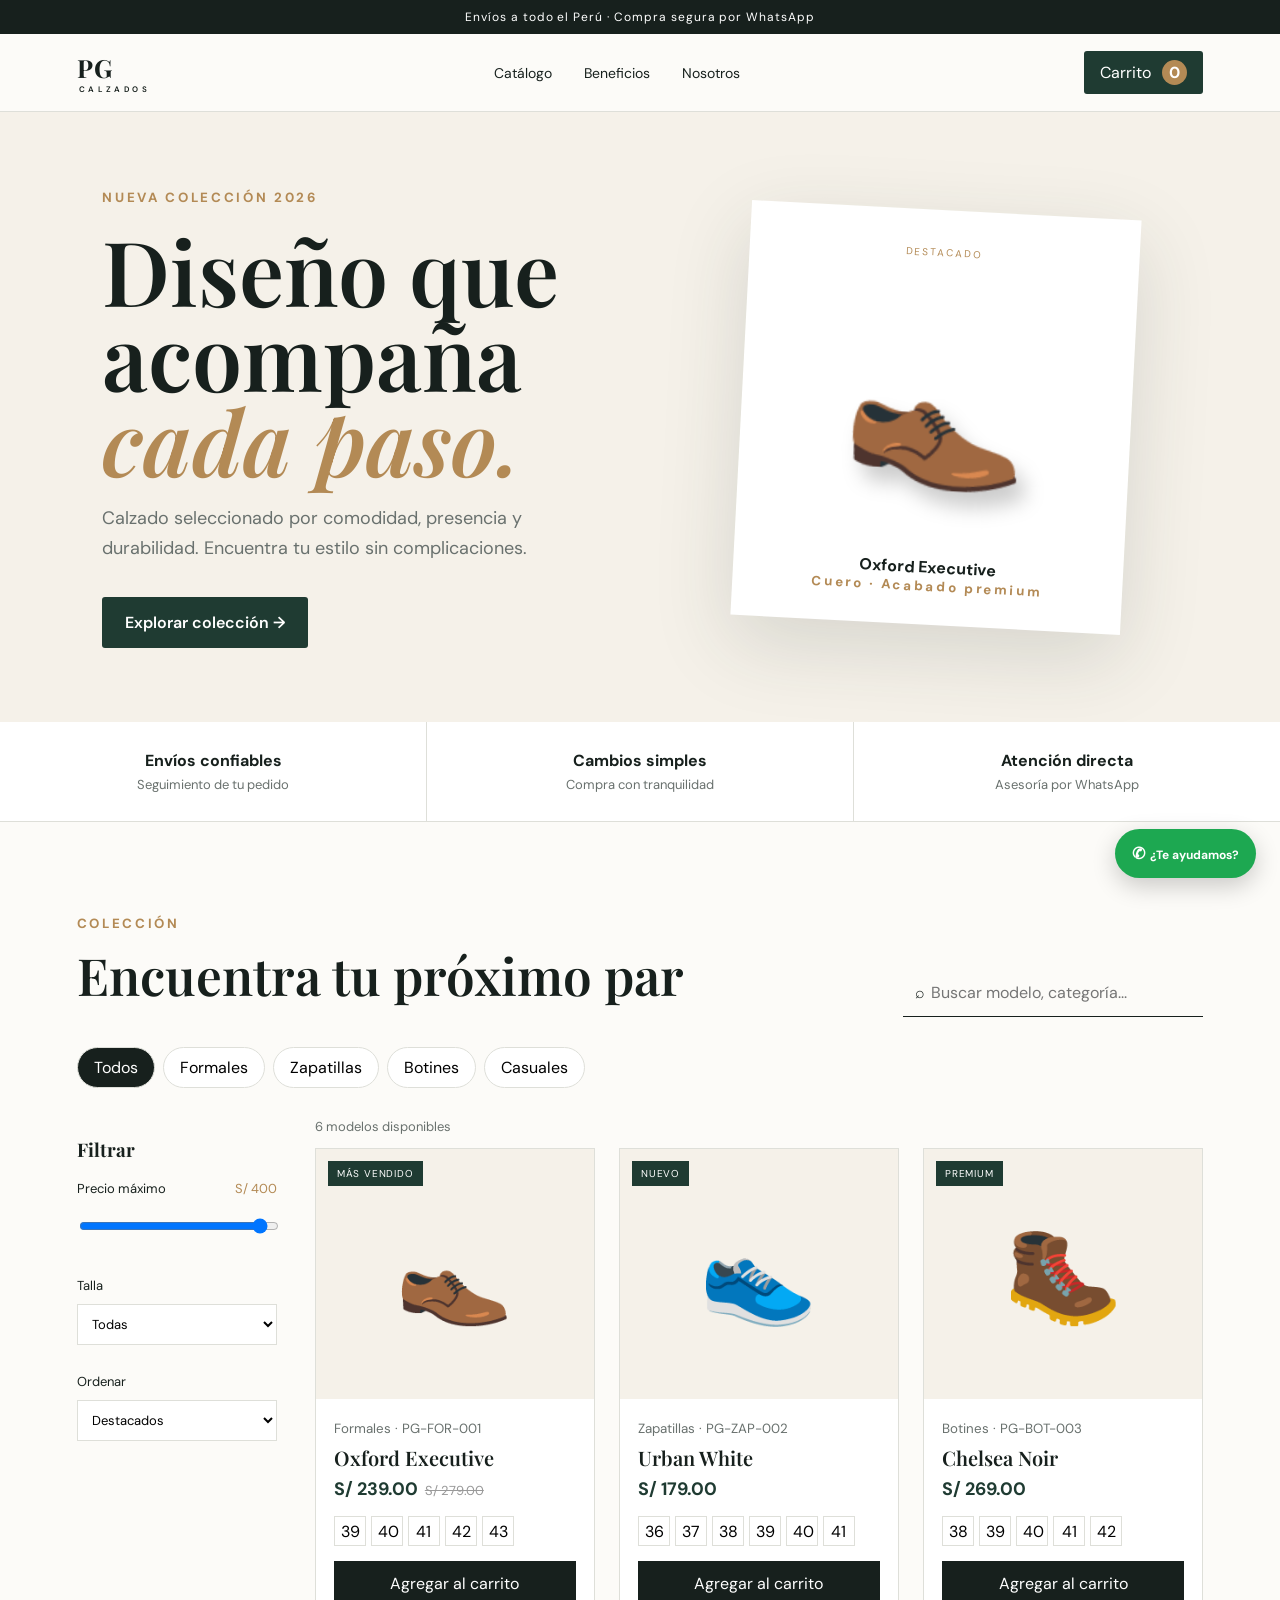
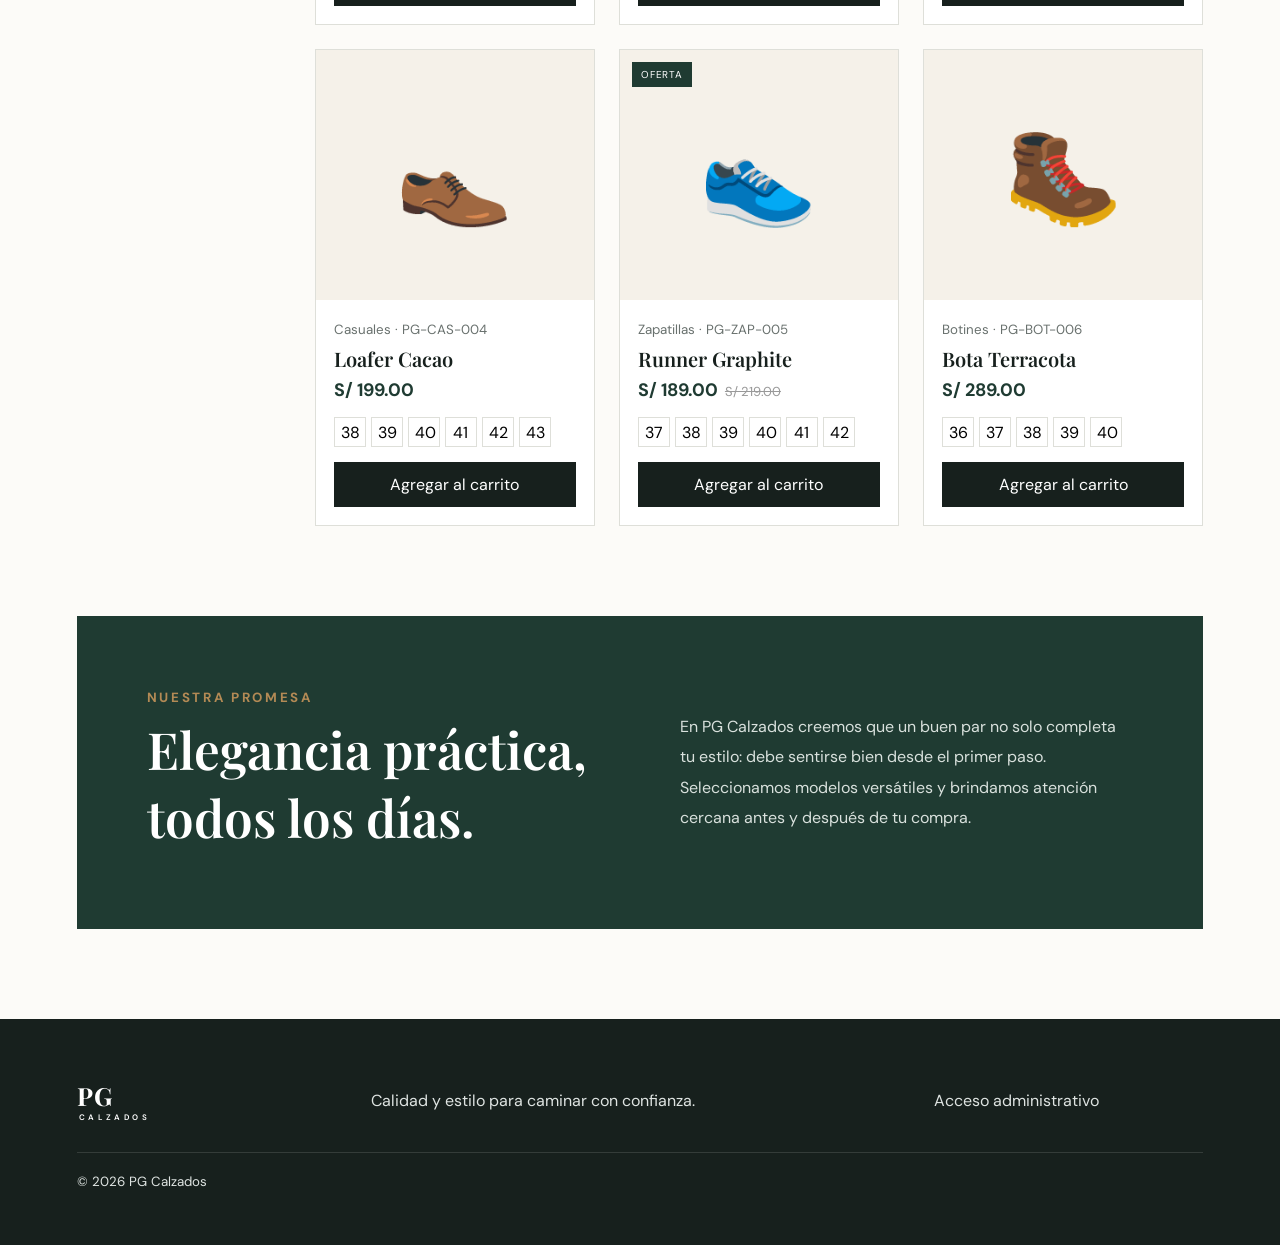
<file: index.html>
<!doctype html>
<html lang="es">
<head>
  <meta charset="UTF-8"><meta name="viewport" content="width=device-width,initial-scale=1">
  <meta name="description" content="PG Calzados — calzado contemporáneo para cada paso.">
  <title>PG Calzados | Catálogo</title>
  <link rel="preconnect" href="https://fonts.googleapis.com"><link rel="preconnect" href="https://fonts.gstatic.com" crossorigin>
  <link href="https://fonts.googleapis.com/css2?family=DM+Sans:wght@400;500;600;700&family=Playfair+Display:wght@600;700&display=swap" rel="stylesheet">
  <link rel="stylesheet" href="styles.css">
</head>
<body>
  <div class="topbar">Envíos a todo el Perú · Compra segura por WhatsApp</div>
  <header class="header"><a class="brand" href="#">PG<span>CALZADOS</span></a><nav id="mainNav"><a href="#catalogo">Catálogo</a><a href="#beneficios">Beneficios</a><a href="#nosotros">Nosotros</a></nav><div class="header-actions"><button class="menu-button" id="menuButton" aria-label="Abrir menú" aria-expanded="false" aria-controls="mainNav">☰</button><button class="cart-button" id="openCart" aria-label="Abrir carrito">Carrito <b id="cartCount">0</b></button></div></header>
  <main>
    <section class="hero"><div class="hero-copy"><small>NUEVA COLECCIÓN 2026</small><h1>Diseño que acompaña <em>cada paso.</em></h1><p>Calzado seleccionado por comodidad, presencia y durabilidad. Encuentra tu estilo sin complicaciones.</p><a class="primary" href="#catalogo">Explorar colección →</a></div><div class="hero-art"><div class="shoe-card"><span>DESTACADO</span><div class="shoe-emoji">👞</div><strong>Oxford Executive</strong><small>Cuero · Acabado premium</small></div></div></section>
    <section class="trust" id="beneficios"><div><b>Envíos confiables</b><span>Seguimiento de tu pedido</span></div><div><b>Cambios simples</b><span>Compra con tranquilidad</span></div><div><b>Atención directa</b><span>Asesoría por WhatsApp</span></div></section>
    <section class="catalog" id="catalogo"><div class="section-head"><div><small>COLECCIÓN</small><h2>Encuentra tu próximo par</h2></div><label class="search">⌕ <input id="search" placeholder="Buscar modelo, categoría..."></label></div><div class="filters" id="filters"></div><div class="catalog-layout"><aside><h3>Filtrar</h3><label>Precio máximo <output id="priceOut">S/ 400</output><input id="price" type="range" min="50" max="400" value="400"></label><label>Talla<select id="size"><option value="">Todas</option></select></label><label>Ordenar<select id="sort"><option value="featured">Destacados</option><option value="low">Menor precio</option><option value="high">Mayor precio</option><option value="name">Nombre A–Z</option></select></label></aside><div><p class="results" id="resultCount"></p><div class="product-grid" id="products"></div></div></div></section>
    <section class="story" id="nosotros"><div><small>NUESTRA PROMESA</small><h2>Elegancia práctica, todos los días.</h2></div><p>En PG Calzados creemos que un buen par no solo completa tu estilo: debe sentirse bien desde el primer paso. Seleccionamos modelos versátiles y brindamos atención cercana antes y después de tu compra.</p></section>
  </main>
  <footer><a class="brand light" href="#">PG<span>CALZADOS</span></a><p>Calidad y estilo para caminar con confianza.</p><a href="admin.html">Acceso administrativo</a><small>© 2026 PG Calzados</small></footer>
  <a class="whatsapp" id="whatsapp" target="_blank" aria-label="Contactar por WhatsApp">✆<span>¿Te ayudamos?</span></a>
  <div class="overlay" id="overlay"></div><aside class="cart-drawer" id="cart"><div class="cart-title"><div><small>TU COMPRA</small><h2>Carrito</h2></div><button id="closeCart">×</button></div><div id="cartItems" class="cart-items"></div><div class="cart-foot"><div><span>Subtotal</span><strong id="subtotal">S/ 0.00</strong></div><small>El costo de envío se coordina por WhatsApp.</small><button class="primary full" id="checkout">Pedir por WhatsApp</button><button class="link-button" id="clearCart">Vaciar carrito</button></div></aside>
  <script src="app.js"></script>
</body></html>
</file>
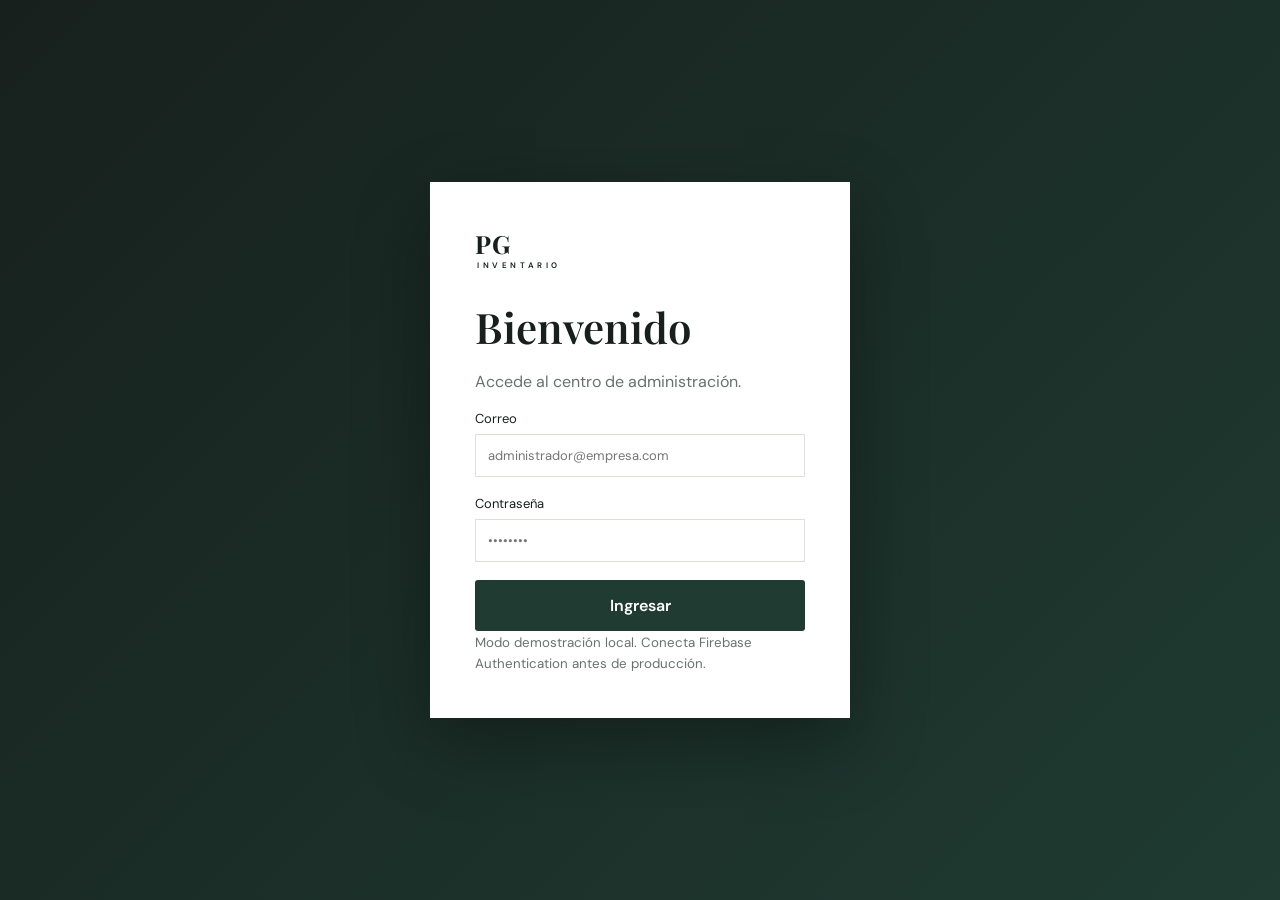
<file: admin.html>
<!doctype html>
<html lang="es">
<head>
<meta charset="UTF-8">
<meta name="viewport" content="width=device-width,initial-scale=1">
<title>PG Inventario | Administración</title>
<link href="https://fonts.googleapis.com/css2?family=DM+Sans:wght@400;500;600;700&family=Playfair+Display:wght@600&display=swap" rel="stylesheet">
<link rel="stylesheet" href="styles.css">
<link rel="stylesheet" href="admin.css">
</head>
<body class="admin-body">
<div id="login" class="login">
<form id="loginForm">
<a class="brand">PG<span>INVENTARIO</span>
</a>
<h1>Bienvenido</h1>
<p>Accede al centro de administración.</p>
<label>Correo<input type="email" required placeholder="administrador@empresa.com">
</label>
<label>Contraseña<input type="password" required placeholder="••••••••">
</label>
<button class="primary full">Ingresar</button>
<small>Modo demostración local. Conecta Firebase Authentication antes de producción.</small>
</form>
</div>
<div id="panel" class="admin-shell hidden">
<aside class="sidebar">
<a class="brand light">PG<span>INVENTARIO</span>
</a>
<nav id="adminNav">
<button class="active" data-view="dashboard">◫ Resumen</button>
<button data-view="products">▣ Productos</button>
<button data-view="movements">⇄ Movimientos</button>
<button data-view="sales">◇ Ventas</button>
<button data-view="settings">⚙ Configuración</button>
</nav>
<a href="index.html">← Ver tienda</a>
<button id="logout">Cerrar sesión</button>
</aside>
<main class="admin-main">
<header>
<div>
<small>CENTRO DE CONTROL</small>
<h1 id="viewTitle">Resumen</h1>
</div>
<button class="primary" id="newProduct">+ Nuevo producto</button>
</header>
<section id="adminContent">
</section>
</main>
</div>
<dialog id="productDialog">
<form id="productForm">
<div class="modal-head">
<h2>Producto</h2>
<button type="button" id="closeDialog">×</button>
</div>
<input type="hidden" name="id">
<div class="form-grid">
<label>Nombre<input name="name" required>
</label>
<label>SKU<input name="sku" required>
</label>
<label>Categoría<select name="category">
<option>Formales</option>
<option>Zapatillas</option>
<option>Botines</option>
<option>Casuales</option>
<option>Sandalias</option>
</select>
</label>
<label>Precio (S/)<input name="price" type="number" min="0" step=".01" required>
</label>
<label>Stock total<input name="stock" type="number" min="0" required>
</label>
<label>Tallas (separadas por coma)<input name="sizes" placeholder="38, 39, 40" required>
</label>
<label>Ícono<select name="emoji">
<option>👞</option>
<option>👟</option>
<option>🥾</option>
<option>👠</option>
<option>🥿</option>
<option>👡</option>
</select>
</label>
<label>Etiqueta<input name="badge" placeholder="Nuevo, Oferta...">
</label>
</div>
<button class="primary full">Guardar producto</button>
</form>
</dialog>
<script src="app.js">
</script>
<script src="admin.js">
</script>
<script>
  const tableLabels=()=>document.querySelectorAll('.table-wrap table').forEach(table=>{const labels=[...table.querySelectorAll('th')].map(th=>th.textContent);table.querySelectorAll('tbody tr').forEach(row=>[...row.children].forEach((cell,index)=>{if(!cell.dataset.label)cell.dataset.label=labels[index]||''}))});
  tableLabels();
  new MutationObserver(tableLabels).observe(document.querySelector('#adminContent'),{childList:true,subtree:true});
</script>
</body>
</html>
</file>
<file: styles.css>
:root{--ink:#17201d;--forest:#1f3b32;--gold:#b38a55;--cream:#f5f1e9;--paper:#fcfbf8;--muted:#69716e;--line:#dedfd9;--danger:#a33b35}*{box-sizing:border-box}html{scroll-behavior:smooth}body{margin:0;font-family:'DM Sans',sans-serif;color:var(--ink);background:var(--paper)}button,input,select{font:inherit}a{color:inherit;text-decoration:none}.topbar{background:var(--ink);color:white;text-align:center;padding:9px;font-size:12px;letter-spacing:.08em}.header{height:78px;display:flex;align-items:center;justify-content:space-between;padding:0 6%;border-bottom:1px solid var(--line);background:rgba(252,251,248,.94);position:sticky;top:0;z-index:20;backdrop-filter:blur(10px)}.brand{font:700 25px 'Playfair Display';letter-spacing:.05em}.brand span{display:block;font:600 8px 'DM Sans';letter-spacing:.45em;margin-left:2px}.header nav{display:flex;gap:32px;font-size:14px}.header nav a:hover{color:var(--gold)}button{border:0;cursor:pointer}.cart-button{background:var(--forest);color:white;padding:11px 16px;border-radius:3px}.cart-button b{background:var(--gold);border-radius:99px;padding:2px 7px;margin-left:7px}.hero{min-height:610px;background:var(--cream);display:grid;grid-template-columns:1.1fr .9fr;align-items:center;padding:55px 8%;overflow:hidden}.hero-copy{max-width:650px}.hero small,.section-head small,.story small,.cart-title small{letter-spacing:.2em;color:var(--gold);font-weight:700}.hero h1{font:600 clamp(52px,7vw,92px)/.95 'Playfair Display';margin:20px 0}.hero h1 em{color:var(--gold);font-weight:600}.hero p{font-size:18px;line-height:1.7;color:var(--muted);max-width:520px}.primary{display:inline-block;background:var(--forest);color:white;padding:15px 23px;border-radius:3px;font-weight:600;margin-top:15px}.primary:hover{background:#152b24}.hero-art{display:flex;justify-content:center}.shoe-card{background:#fff;box-shadow:0 25px 80px #26352e26;padding:30px;text-align:center;width:min(390px,90%);transform:rotate(3deg)}.shoe-card>span{font-size:10px;letter-spacing:.2em;color:var(--gold)}.shoe-card strong,.shoe-card small{display:block}.shoe-emoji{font-size:150px;padding:50px 0;filter:drop-shadow(10px 15px 10px #0003)}.trust{display:grid;grid-template-columns:repeat(3,1fr);gap:1px;background:var(--line);border-bottom:1px solid var(--line)}.trust div{background:white;padding:28px;text-align:center}.trust b,.trust span{display:block}.trust span{font-size:13px;color:var(--muted);margin-top:5px}.catalog{padding:90px 6%}.section-head{display:flex;justify-content:space-between;align-items:end;margin-bottom:30px}.section-head h2,.story h2{font:600 clamp(36px,4vw,58px) 'Playfair Display';margin:8px 0}.search{border-bottom:1px solid var(--ink);padding:12px;width:300px}.search input{border:0;outline:0;background:transparent;width:85%}.filters{display:flex;gap:8px;margin-bottom:30px;overflow:auto}.filters button{padding:9px 16px;border:1px solid var(--line);background:white;border-radius:99px;white-space:nowrap}.filters button.active{background:var(--ink);color:white}.catalog-layout{display:grid;grid-template-columns:200px 1fr;gap:38px}aside h3{font-family:'Playfair Display'}.catalog-layout aside label{display:block;font-size:13px;margin-bottom:28px}.catalog-layout aside select,.catalog-layout aside input{width:100%;margin-top:10px;padding:10px;border:1px solid var(--line);background:white}.catalog-layout output{float:right;color:var(--gold)}.results{font-size:13px;color:var(--muted);margin-top:0}.product-grid{display:grid;grid-template-columns:repeat(3,1fr);gap:24px}.product{background:white;border:1px solid var(--line);position:relative;transition:.25s}.product:hover{transform:translateY(-5px);box-shadow:0 15px 40px #17201d12}.product-visual{height:250px;background:var(--cream);display:grid;place-items:center;font-size:95px}.badge{position:absolute;top:12px;left:12px;background:var(--forest);color:white;padding:6px 9px;font-size:10px;letter-spacing:.08em}.product-info{padding:18px}.product-info small{color:var(--muted)}.product-info h3{font:600 20px 'Playfair Display';margin:6px 0}.price{font-weight:700;color:var(--forest);font-size:18px}.old{font-size:13px;text-decoration:line-through;color:#999;margin-left:7px}.sizes{display:flex;gap:5px;margin:15px 0}.sizes button{width:32px;height:30px;border:1px solid var(--line);background:white}.sizes button.selected{border-color:var(--forest);background:var(--forest);color:white}.add{width:100%;padding:12px;background:var(--ink);color:white}.add:disabled{opacity:.45}.story{margin:0 6% 90px;background:var(--forest);color:white;padding:70px;display:grid;grid-template-columns:1fr 1fr;gap:80px;align-items:center}.story p{line-height:1.9;color:#d9e1dd}footer{background:var(--ink);color:#dfe4e2;padding:55px 6%;display:grid;grid-template-columns:1fr 2fr 1fr;gap:25px;align-items:center}.light{color:white}footer small{grid-column:1/-1;border-top:1px solid #ffffff20;padding-top:20px}.whatsapp{position:fixed;right:24px;bottom:22px;background:#1da851;color:white;padding:14px 17px;border-radius:99px;z-index:18;box-shadow:0 8px 25px #0003;font-weight:700}.whatsapp span{font-size:12px;margin-left:5px}.overlay{position:fixed;inset:0;background:#0008;opacity:0;pointer-events:none;z-index:29;transition:.2s}.overlay.show{opacity:1;pointer-events:auto}.cart-drawer{position:fixed;right:-460px;top:0;width:min(440px,100%);height:100vh;background:white;z-index:30;padding:28px;display:flex;flex-direction:column;transition:.3s}.cart-drawer.open{right:0}.cart-title{display:flex;justify-content:space-between}.cart-title h2{font:600 35px 'Playfair Display';margin:4px 0}.cart-title button{background:none;font-size:34px}.cart-items{flex:1;overflow:auto}.cart-row{display:grid;grid-template-columns:55px 1fr auto;gap:12px;border-bottom:1px solid var(--line);padding:15px 0}.cart-row .thumb{background:var(--cream);display:grid;place-items:center;font-size:28px}.cart-row b,.cart-row small{display:block}.cart-row button{background:none;color:var(--danger)}.qty button{color:var(--ink);border:1px solid var(--line);padding:2px 7px}.cart-foot>div{display:flex;justify-content:space-between;font-size:20px}.cart-foot>small{color:var(--muted)}.full{width:100%;margin-top:18px}.link-button{background:none;width:100%;padding:12px;color:var(--muted)}.empty{text-align:center;color:var(--muted);padding:70px 10px}.toast{position:fixed;left:50%;bottom:30px;transform:translate(-50%,20px);opacity:0;background:var(--ink);color:white;padding:12px 20px;z-index:50;transition:.25s}.toast.show{opacity:1;transform:translate(-50%,0)}
@media(max-width:900px){.header nav{display:none}.hero{grid-template-columns:1fr;min-height:auto;padding:70px 6%}.hero-art{margin-top:45px}.shoe-emoji{font-size:110px;padding:25px}.product-grid{grid-template-columns:repeat(2,1fr)}.catalog-layout{grid-template-columns:1fr}.catalog-layout aside{display:grid;grid-template-columns:repeat(3,1fr);gap:14px}.story{grid-template-columns:1fr;gap:15px;padding:45px}footer{grid-template-columns:1fr}}
@media(max-width:580px){.header{height:65px}.hero h1{font-size:50px}.hero-art{display:none}.trust{grid-template-columns:1fr}.section-head{align-items:start;gap:20px;flex-direction:column}.search{width:100%}.catalog{padding:65px 4%}.catalog-layout aside{grid-template-columns:1fr}.product-grid{grid-template-columns:1fr 1fr;gap:9px}.product-visual{height:160px;font-size:65px}.product-info{padding:12px}.product-info h3{font-size:17px}.sizes{overflow:auto}.story{margin:0 4% 60px;padding:35px}.whatsapp span{display:none}}

/* Navegación y experiencia táctil */
.header-actions{display:flex;align-items:center;gap:8px}.menu-button{display:none;background:transparent;color:var(--ink);font-size:24px;width:42px;height:42px}
@media(max-width:900px){.header{padding-inline:4%}.header .menu-button{display:grid;place-items:center}.header nav{display:none;position:absolute;top:100%;left:0;right:0;background:var(--paper);border-bottom:1px solid var(--line);padding:12px 4%;box-shadow:0 12px 25px #17201d18}.header nav.open{display:grid}.header nav a{padding:13px 4px;border-bottom:1px solid var(--line)}.header nav a:last-child{border:0}}
@media(max-width:580px){.topbar{font-size:11px;padding-inline:14px}.header{padding-inline:3%}.brand{font-size:21px}.cart-button{padding:10px 11px}.hero{padding:54px 5%}.hero h1{font-size:clamp(42px,13vw,54px)}.hero p{font-size:16px}.trust div{padding:20px}.catalog{padding:58px 4%}.product-visual{height:145px;font-size:60px}.product-info{padding:11px}.product-info small{font-size:11px}.product-info h3{font-size:16px}.price{font-size:16px}.sizes{padding-bottom:3px}.sizes button{min-width:34px;height:34px}.add{min-height:44px;font-size:13px}.story{padding:32px 24px}.story h2{font-size:34px}footer{padding:42px 5%}.whatsapp{right:14px;bottom:14px}.cart-drawer{padding:20px 16px}.cart-row{grid-template-columns:50px 1fr auto}.toast{width:max-content;max-width:90%;text-align:center}}
@media(max-width:390px){.cart-button{font-size:0}.cart-button::before{content:'Carrito';font-size:13px}.product-grid{grid-template-columns:1fr}.product-visual{height:210px;font-size:82px}.header-actions{gap:2px}}
</file>
<file: admin.css>
.admin-body{background:#f2f3f0}.hidden{display:none!important}.login{min-height:100vh;display:grid;place-items:center;background:linear-gradient(135deg,var(--ink),var(--forest))}.login form{width:min(420px,92%);background:white;padding:45px;box-shadow:0 25px 70px #0005}.login h1{font:600 42px 'Playfair Display';margin-bottom:5px}.login p,.login small{color:var(--muted)}.login label,.form-grid label{display:block;font-size:13px;margin-top:18px}.login input,.form-grid input,.form-grid select{width:100%;padding:12px;margin-top:7px;border:1px solid var(--line)}.admin-shell{display:grid;grid-template-columns:240px 1fr;min-height:100vh}.sidebar{background:var(--ink);color:#dce2df;padding:30px 20px;display:flex;flex-direction:column}.sidebar nav{margin:50px 0;flex:1}.sidebar button,.sidebar nav button{display:block;width:100%;text-align:left;padding:13px;background:none;color:#aeb8b4;margin:3px 0}.sidebar nav button.active,.sidebar nav button:hover{background:#ffffff12;color:white}.sidebar>a:not(.brand){font-size:13px;margin:15px}.admin-main{padding:36px 4%}.admin-main>header{display:flex;justify-content:space-between;align-items:center}.admin-main header h1{font:600 42px 'Playfair Display';margin:5px 0}.admin-main header small{color:var(--gold);letter-spacing:.2em}.stats{display:grid;grid-template-columns:repeat(4,1fr);gap:16px;margin:30px 0}.stat{background:white;padding:22px;border:1px solid var(--line)}.stat span{font-size:13px;color:var(--muted)}.stat strong{display:block;font:600 32px 'Playfair Display';margin-top:8px}.panel{background:white;border:1px solid var(--line);padding:22px;margin-top:20px}.panel-head{display:flex;justify-content:space-between;align-items:center}.table-wrap{overflow:auto}table{width:100%;border-collapse:collapse;min-width:700px}th,td{text-align:left;padding:13px;border-bottom:1px solid var(--line);font-size:13px}th{color:var(--muted);font-weight:500}.status{padding:5px 8px;border-radius:99px;background:#e6f1ec;color:#1b6848;font-size:11px}.status.low{background:#fff0dc;color:#9a5e15}.status.out{background:#f9dfdc;color:#9f302a}.table-actions button{background:none;color:var(--forest);margin-right:8px}.danger{color:var(--danger)!important}.empty-admin{text-align:center;padding:50px;color:var(--muted)}dialog{width:min(650px,92%);border:0;padding:0;box-shadow:0 20px 70px #0004}dialog::backdrop{background:#0009}dialog form{padding:28px}.modal-head{display:flex;justify-content:space-between;align-items:center}.modal-head h2{font:600 30px 'Playfair Display'}.modal-head button{font-size:30px;background:none}.form-grid{display:grid;grid-template-columns:1fr 1fr;gap:0 16px}.settings-grid{display:grid;grid-template-columns:1fr 1fr;gap:20px}.settings-grid label{display:block;margin:15px 0}.settings-grid input{width:100%;padding:12px;border:1px solid var(--line)}
@media(max-width:760px){.admin-shell{grid-template-columns:1fr}.sidebar{padding:18px;position:static}.sidebar nav{display:flex;overflow:auto;margin:20px 0}.sidebar nav button{white-space:nowrap}.admin-main{padding:24px 4%}.stats{grid-template-columns:1fr 1fr}.form-grid,.settings-grid{grid-template-columns:1fr}.admin-main>header{align-items:start}.admin-main>header .primary{padding:11px;font-size:12px}}

@media(max-width:760px){.login{padding:18px}.login form{padding:30px 22px}.login h1{font-size:36px}.sidebar{padding:16px;position:sticky;top:0;z-index:20}.sidebar>.brand{align-self:center}.sidebar nav{display:flex;overflow-x:auto;margin:15px -16px 8px;padding:0 16px;scrollbar-width:none}.sidebar nav::-webkit-scrollbar{display:none}.sidebar nav button{white-space:nowrap;width:auto;min-height:44px;padding:11px 14px}.sidebar>a:not(.brand),.sidebar>#logout{display:none}.admin-main{padding:22px 4%}.admin-main>header{align-items:flex-end;gap:12px}.admin-main header h1{font-size:34px}.admin-main header small{font-size:10px}.admin-main>header .primary{padding:11px;font-size:12px;white-space:nowrap;margin:0}.stats{gap:10px;margin:20px 0}.stat{padding:17px}.stat strong{font-size:26px}.panel{padding:16px;margin-top:14px}.panel-head{align-items:stretch;flex-direction:column;gap:10px}.panel-head input{width:100%;min-height:44px;padding:10px;border:1px solid var(--line)}dialog{width:calc(100% - 24px);max-height:92vh;overflow:auto}dialog form{padding:20px}.table-wrap{overflow:visible}table.responsive-table,table.responsive-table tbody,table.responsive-table tr,table.responsive-table td{display:block;width:100%}table.responsive-table{min-width:0}table.responsive-table thead{display:none}table.responsive-table tr{border:1px solid var(--line);padding:10px 14px;margin:12px 0;background:#fff}table.responsive-table td{display:grid;grid-template-columns:minmax(100px,42%) 1fr;gap:10px;text-align:right;padding:9px 0;border-bottom:1px solid #eceeea;overflow-wrap:anywhere}table.responsive-table td:last-child{border-bottom:0}table.responsive-table td::before{content:attr(data-label);font-weight:600;color:var(--muted);text-align:left}.table-actions button{min-height:40px;margin:0 0 0 6px}.empty-admin{padding:35px 8px}}
@media(max-width:430px){.admin-main>header{align-items:flex-start;flex-direction:column}.admin-main>header .primary{width:100%}.stats{grid-template-columns:1fr}.stat{display:flex;justify-content:space-between;align-items:center}.stat strong{margin:0}.modal-head{position:sticky;top:-20px;background:white;z-index:1}.login .primary{min-height:46px}}
@media(max-width:760px){.table-wrap table,.table-wrap tbody,.table-wrap tr,.table-wrap td{display:block;width:100%}.table-wrap table{min-width:0}.table-wrap thead{display:none}.table-wrap tr{border:1px solid var(--line);padding:10px 14px;margin:12px 0;background:#fff}.table-wrap td{display:grid;grid-template-columns:minmax(100px,42%) 1fr;gap:10px;text-align:right;padding:9px 0;border-bottom:1px solid #eceeea;overflow-wrap:anywhere}.table-wrap td:last-child{border-bottom:0}.table-wrap td::before{content:attr(data-label);font-weight:600;color:var(--muted);text-align:left}}
</file>
